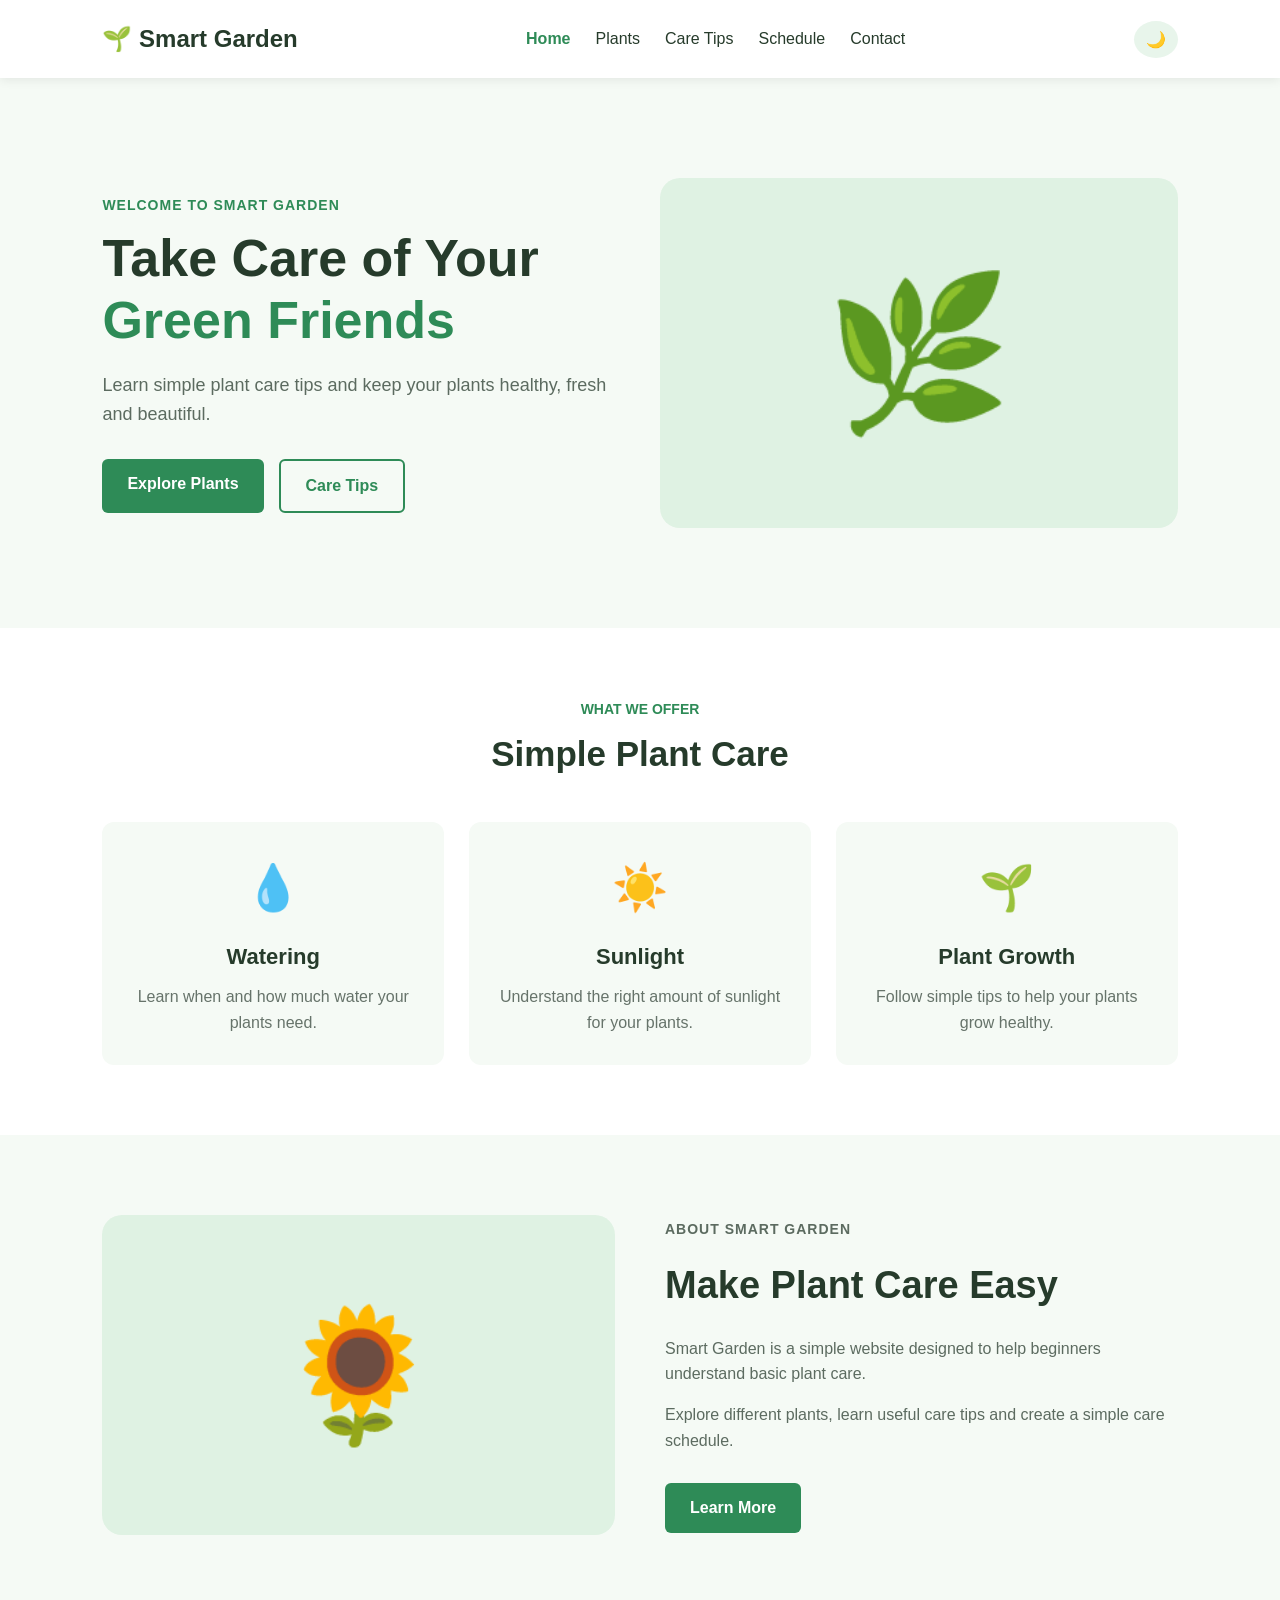
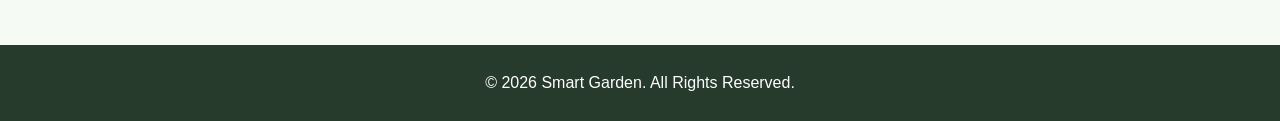
<file: index.html>
<!DOCTYPE html>
<html lang="en">

<head>
    <meta charset="UTF-8">
    <meta name="viewport" content="width=device-width, initial-scale=1.0">

    <title>Smart Garden | Home</title>

    <link rel="stylesheet" href="style.css">
</head>

<body>

    <!-- Header -->
    <header class="header">

        <div class="logo">
            🌱 Smart Garden
        </div>

        <nav class="navbar">
            <a href="index.html" class="active">Home</a>
            <a href="plants.html">Plants</a>
            <a href="tips.html">Care Tips</a>
            <a href="schedule.html">Schedule</a>
            <a href="contact.html">Contact</a>
        </nav>

        <button id="themeButton" class="theme-button">
            🌙
        </button>

    </header>


    <!-- Main Content -->
    <main>

        <!-- Hero Section -->
        <section class="hero">

            <div class="hero-content">

                <p class="small-heading">
                    WELCOME TO SMART GARDEN
                </p>

                <h1>
                    Take Care of Your
                    <span>Green Friends</span>
                </h1>

                <p class="hero-text">
                    Learn simple plant care tips and keep
                    your plants healthy, fresh and beautiful.
                </p>

                <div class="hero-buttons">

                    <a href="plants.html" class="btn primary-btn">
                        Explore Plants
                    </a>

                    <a href="tips.html" class="btn secondary-btn">
                        Care Tips
                    </a>

                </div>

            </div>


            <div class="hero-image">
                🌿
            </div>

        </section>


        <!-- Features -->
        <section class="features">

            <div class="section-heading">

                <p>WHAT WE OFFER</p>

                <h2>
                    Simple Plant Care
                </h2>

            </div>


            <div class="feature-container">

                <article class="feature-card">

                    <div class="feature-icon">
                        💧
                    </div>

                    <h3>
                        Watering
                    </h3>

                    <p>
                        Learn when and how much water
                        your plants need.
                    </p>

                </article>


                <article class="feature-card">

                    <div class="feature-icon">
                        ☀️
                    </div>

                    <h3>
                        Sunlight
                    </h3>

                    <p>
                        Understand the right amount of
                        sunlight for your plants.
                    </p>

                </article>


                <article class="feature-card">

                    <div class="feature-icon">
                        🌱
                    </div>

                    <h3>
                        Plant Growth
                    </h3>

                    <p>
                        Follow simple tips to help your
                        plants grow healthy.
                    </p>

                </article>

            </div>

        </section>


        <!-- About -->
        <section class="about">

            <div class="about-image">
                🌻
            </div>


            <div class="about-content">

                <p class="small-heading">
                    ABOUT SMART GARDEN
                </p>

                <h2>
                    Make Plant Care Easy
                </h2>

                <p>
                    Smart Garden is a simple website designed
                    to help beginners understand basic plant
                    care.
                </p>

                <p>
                    Explore different plants, learn useful
                    care tips and create a simple care schedule.
                </p>

                <a href="tips.html" class="btn primary-btn">
                    Learn More
                </a>

            </div>

        </section>

    </main>


    <!-- Footer -->
    <footer class="footer">

        <p>
            © 2026 Smart Garden. All Rights Reserved.
        </p>

    </footer>


    <script src="script.js"></script>

</body>

</html>
</file>
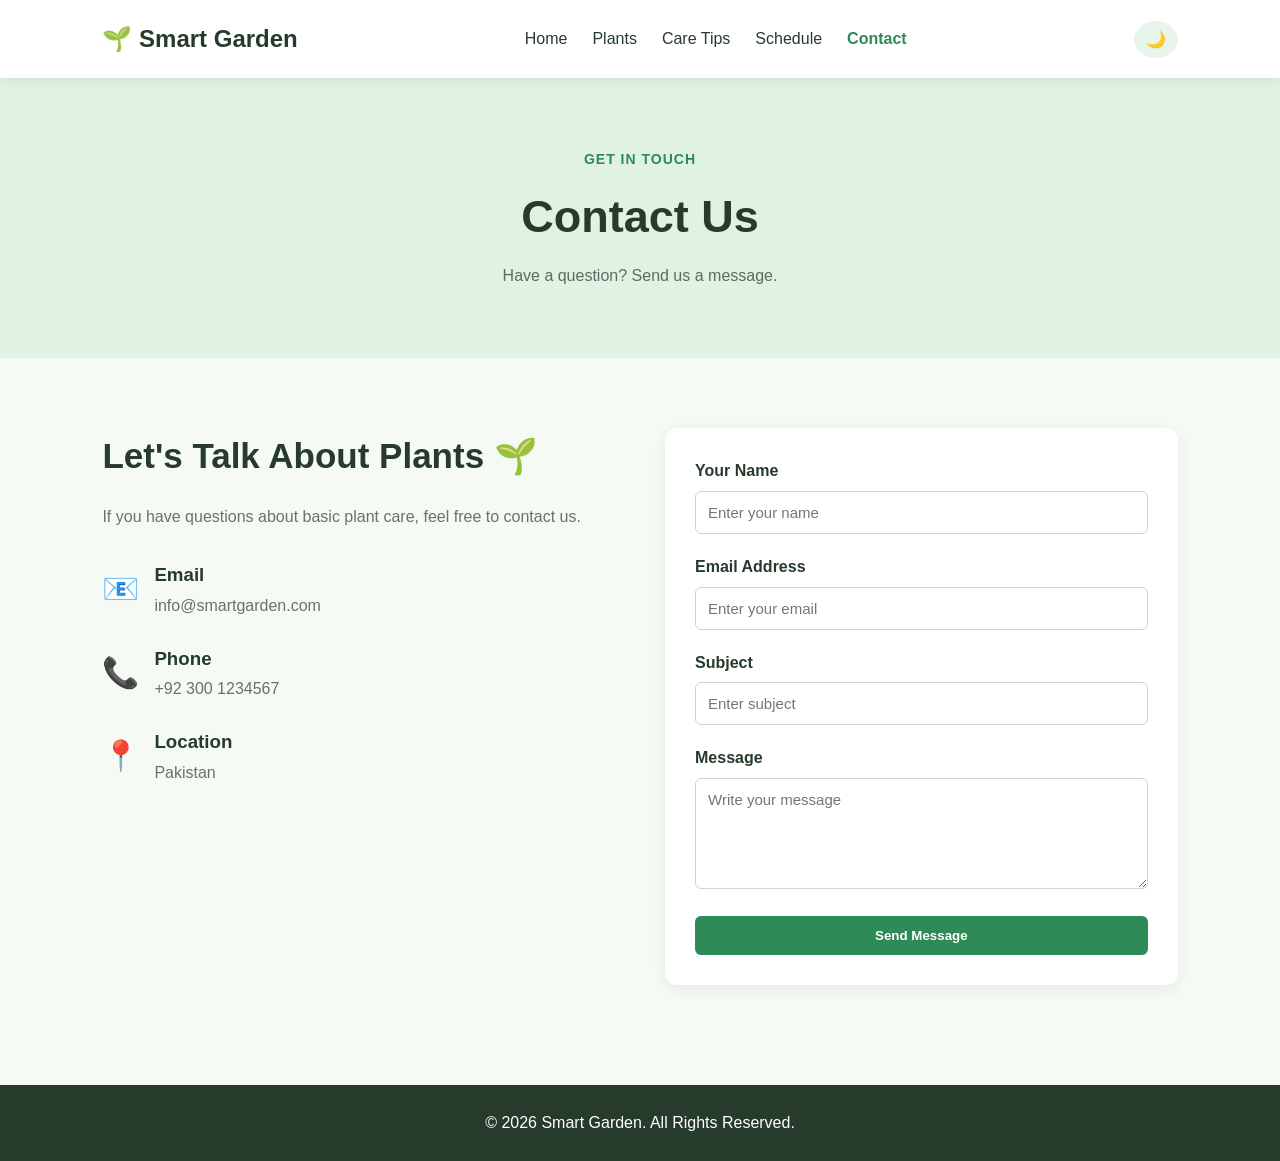
<file: contact.html>
<!DOCTYPE html>
<html lang="en">

<head>

    <meta charset="UTF-8">

    <meta name="viewport"
        content="width=device-width, initial-scale=1.0">

    <title>Smart Garden | Contact</title>

    <link rel="stylesheet" href="style.css">

</head>


<body>

    <!-- Header -->
    <header class="header">

        <div class="logo">
            🌱 Smart Garden
        </div>


        <nav class="navbar">

            <a href="index.html">
                Home
            </a>

            <a href="plants.html">
                Plants
            </a>

            <a href="tips.html">
                Care Tips
            </a>

            <a href="schedule.html">
                Schedule
            </a>

            <a href="contact.html" class="active">
                Contact
            </a>

        </nav>


        <button id="themeButton" class="theme-button">
            🌙
        </button>

    </header>


    <!-- Main -->
    <main>

        <section class="page-banner">

            <p class="small-heading">
                GET IN TOUCH
            </p>

            <h1>
                Contact Us
            </h1>

            <p>
                Have a question? Send us a message.
            </p>

        </section>


        <!-- Contact -->
        <section class="contact-section">

            <div class="contact-container">


                <!-- Contact Information -->
                <div class="contact-info">

                    <h2>
                        Let's Talk About Plants 🌱
                    </h2>

                    <p>
                        If you have questions about basic
                        plant care, feel free to contact us.
                    </p>


                    <div class="contact-item">

                        <span>
                            📧
                        </span>

                        <div>
                            <h3>
                                Email
                            </h3>

                            <p>
                                info@smartgarden.com
                            </p>
                        </div>

                    </div>


                    <div class="contact-item">

                        <span>
                            📞
                        </span>

                        <div>
                            <h3>
                                Phone
                            </h3>

                            <p>
                                +92 300 1234567
                            </p>
                        </div>

                    </div>


                    <div class="contact-item">

                        <span>
                            📍
                        </span>

                        <div>
                            <h3>
                                Location
                            </h3>

                            <p>
                                Pakistan
                            </p>
                        </div>

                    </div>

                </div>


                <!-- Contact Form -->
                <div class="contact-form-container">

                    <form id="contactForm">

                        <div class="form-group">

                            <label for="name">
                                Your Name
                            </label>

                            <input
                                type="text"
                                id="name"
                                placeholder="Enter your name"
                                required
                            >

                        </div>


                        <div class="form-group">

                            <label for="email">
                                Email Address
                            </label>

                            <input
                                type="email"
                                id="email"
                                placeholder="Enter your email"
                                required
                            >

                        </div>


                        <div class="form-group">

                            <label for="subject">
                                Subject
                            </label>

                            <input
                                type="text"
                                id="subject"
                                placeholder="Enter subject"
                                required
                            >

                        </div>


                        <div class="form-group">

                            <label for="message">
                                Message
                            </label>

                            <textarea
                                id="message"
                                rows="5"
                                placeholder="Write your message"
                                required
                            ></textarea>

                        </div>


                        <button
                            type="submit"
                            class="btn primary-btn form-button"
                        >
                            Send Message
                        </button>

                    </form>

                </div>

            </div>

        </section>

    </main>


    <!-- Footer -->
    <footer class="footer">

        <p>
            © 2026 Smart Garden. All Rights Reserved.
        </p>

    </footer>


    <script src="script.js"></script>

</body>

</html>
</file>
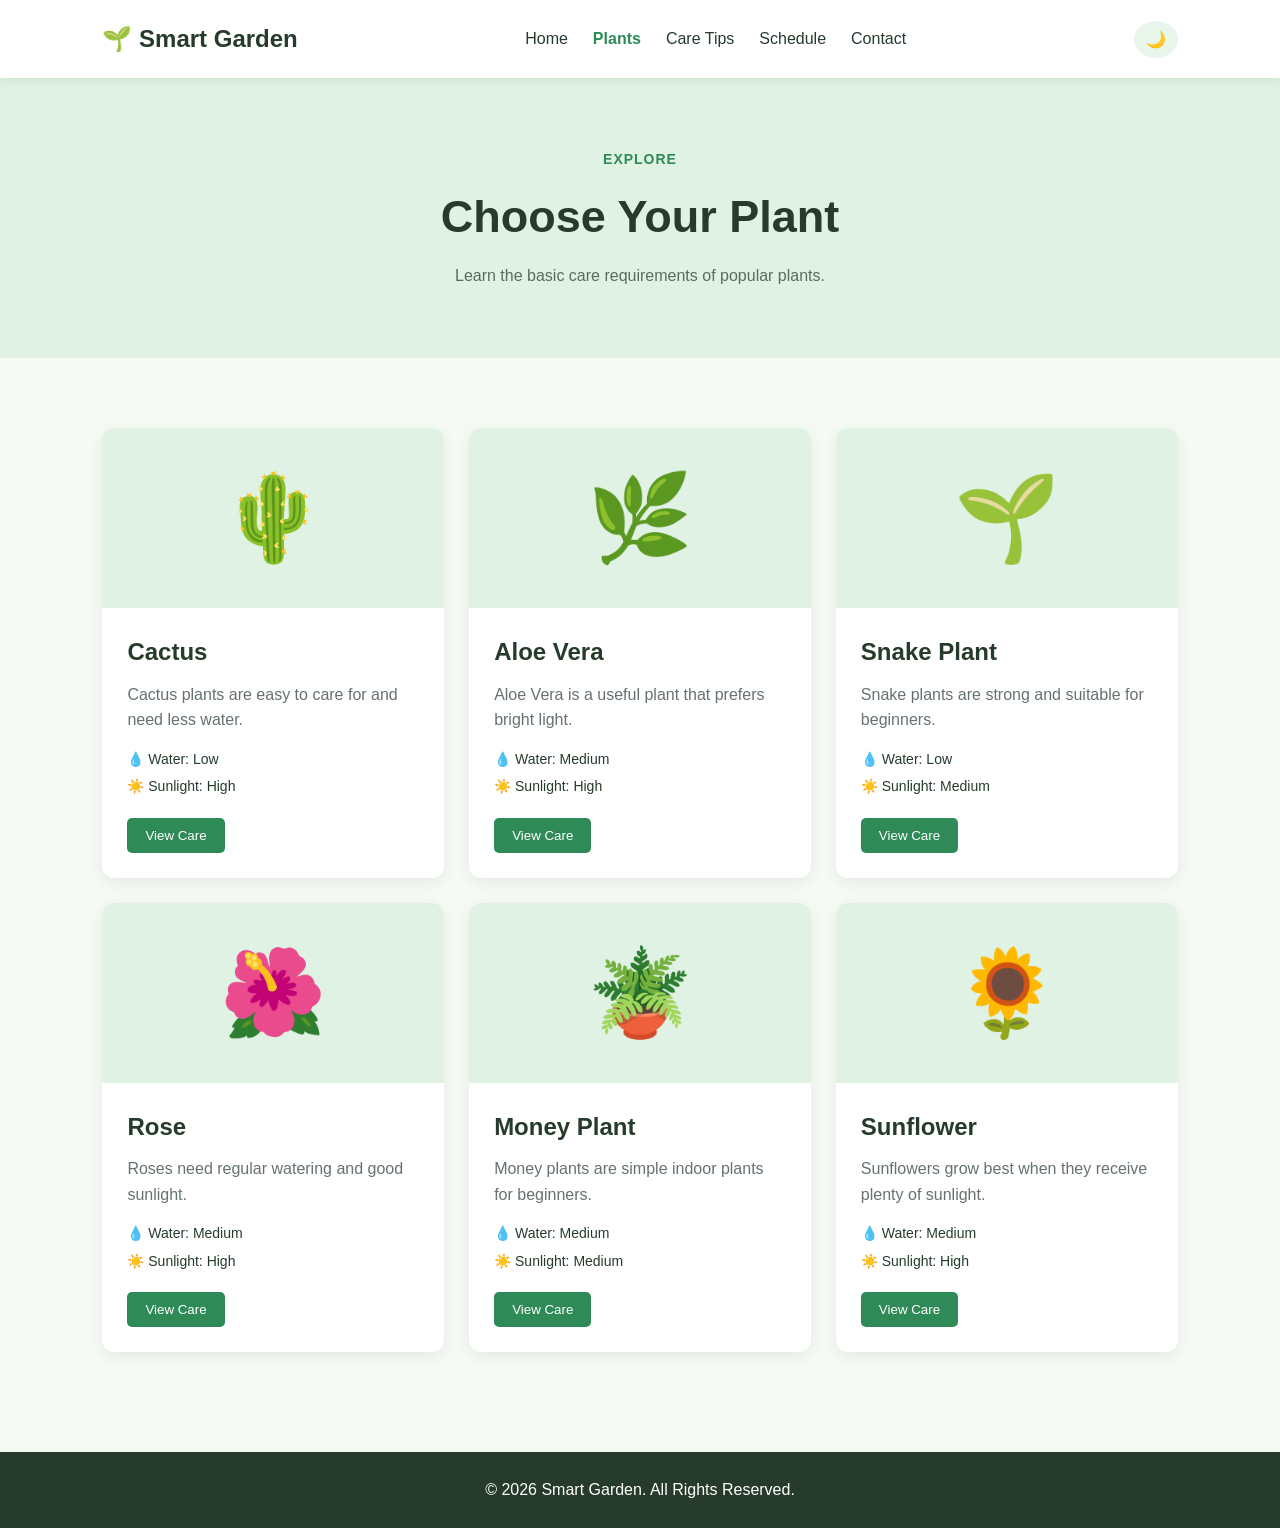
<file: plants.html>
<!DOCTYPE html>
<html lang="en">

<head>
    <meta charset="UTF-8">
    <meta name="viewport" content="width=device-width, initial-scale=1.0">

    <title>Smart Garden | Plants</title>

    <link rel="stylesheet" href="style.css">
</head>

<body>

    <!-- Header -->
    <header class="header">

        <div class="logo">
            🌱 Smart Garden
        </div>

        <nav class="navbar">

            <a href="index.html">
                Home
            </a>

            <a href="plants.html" class="active">
                Plants
            </a>

            <a href="tips.html">
                Care Tips
            </a>

            <a href="schedule.html">
                Schedule
            </a>

            <a href="contact.html">
                Contact
            </a>

        </nav>

        <button id="themeButton" class="theme-button">
            🌙
        </button>

    </header>


    <!-- Main -->
    <main>

        <section class="page-banner">

            <p class="small-heading">
                EXPLORE
            </p>

            <h1>
                Choose Your Plant
            </h1>

            <p>
                Learn the basic care requirements of popular plants.
            </p>

        </section>


        <!-- Plants -->
        <section class="plants-section">

            <div class="plant-container">


                <!-- Plant 1 -->
                <article class="plant-card">

                    <div class="plant-image">
                        🌵
                    </div>

                    <div class="plant-content">

                        <h2>
                            Cactus
                        </h2>

                        <p>
                            Cactus plants are easy to care for
                            and need less water.
                        </p>

                        <div class="plant-info">

                            <p>
                                💧 Water: Low
                            </p>

                            <p>
                                ☀️ Sunlight: High
                            </p>

                        </div>

                        <button class="info-button">
                            View Care
                        </button>

                    </div>

                </article>


                <!-- Plant 2 -->
                <article class="plant-card">

                    <div class="plant-image">
                        🌿
                    </div>

                    <div class="plant-content">

                        <h2>
                            Aloe Vera
                        </h2>

                        <p>
                            Aloe Vera is a useful plant that
                            prefers bright light.
                        </p>

                        <div class="plant-info">

                            <p>
                                💧 Water: Medium
                            </p>

                            <p>
                                ☀️ Sunlight: High
                            </p>

                        </div>

                        <button class="info-button">
                            View Care
                        </button>

                    </div>

                </article>


                <!-- Plant 3 -->
                <article class="plant-card">

                    <div class="plant-image">
                        🌱
                    </div>

                    <div class="plant-content">

                        <h2>
                            Snake Plant
                        </h2>

                        <p>
                            Snake plants are strong and suitable
                            for beginners.
                        </p>

                        <div class="plant-info">

                            <p>
                                💧 Water: Low
                            </p>

                            <p>
                                ☀️ Sunlight: Medium
                            </p>

                        </div>

                        <button class="info-button">
                            View Care
                        </button>

                    </div>

                </article>


                <!-- Plant 4 -->
                <article class="plant-card">

                    <div class="plant-image">
                        🌺
                    </div>

                    <div class="plant-content">

                        <h2>
                            Rose
                        </h2>

                        <p>
                            Roses need regular watering and
                            good sunlight.
                        </p>

                        <div class="plant-info">

                            <p>
                                💧 Water: Medium
                            </p>

                            <p>
                                ☀️ Sunlight: High
                            </p>

                        </div>

                        <button class="info-button">
                            View Care
                        </button>

                    </div>

                </article>


                <!-- Plant 5 -->
                <article class="plant-card">

                    <div class="plant-image">
                        🪴
                    </div>

                    <div class="plant-content">

                        <h2>
                            Money Plant
                        </h2>

                        <p>
                            Money plants are simple indoor plants
                            for beginners.
                        </p>

                        <div class="plant-info">

                            <p>
                                💧 Water: Medium
                            </p>

                            <p>
                                ☀️ Sunlight: Medium
                            </p>

                        </div>

                        <button class="info-button">
                            View Care
                        </button>

                    </div>

                </article>


                <!-- Plant 6 -->
                <article class="plant-card">

                    <div class="plant-image">
                        🌻
                    </div>

                    <div class="plant-content">

                        <h2>
                            Sunflower
                        </h2>

                        <p>
                            Sunflowers grow best when they receive
                            plenty of sunlight.
                        </p>

                        <div class="plant-info">

                            <p>
                                💧 Water: Medium
                            </p>

                            <p>
                                ☀️ Sunlight: High
                            </p>

                        </div>

                        <button class="info-button">
                            View Care
                        </button>

                    </div>

                </article>

            </div>

        </section>

    </main>


    <!-- Footer -->
    <footer class="footer">

        <p>
            © 2026 Smart Garden. All Rights Reserved.
        </p>

    </footer>


    <script src="script.js"></script>

</body>

</html>
</file>
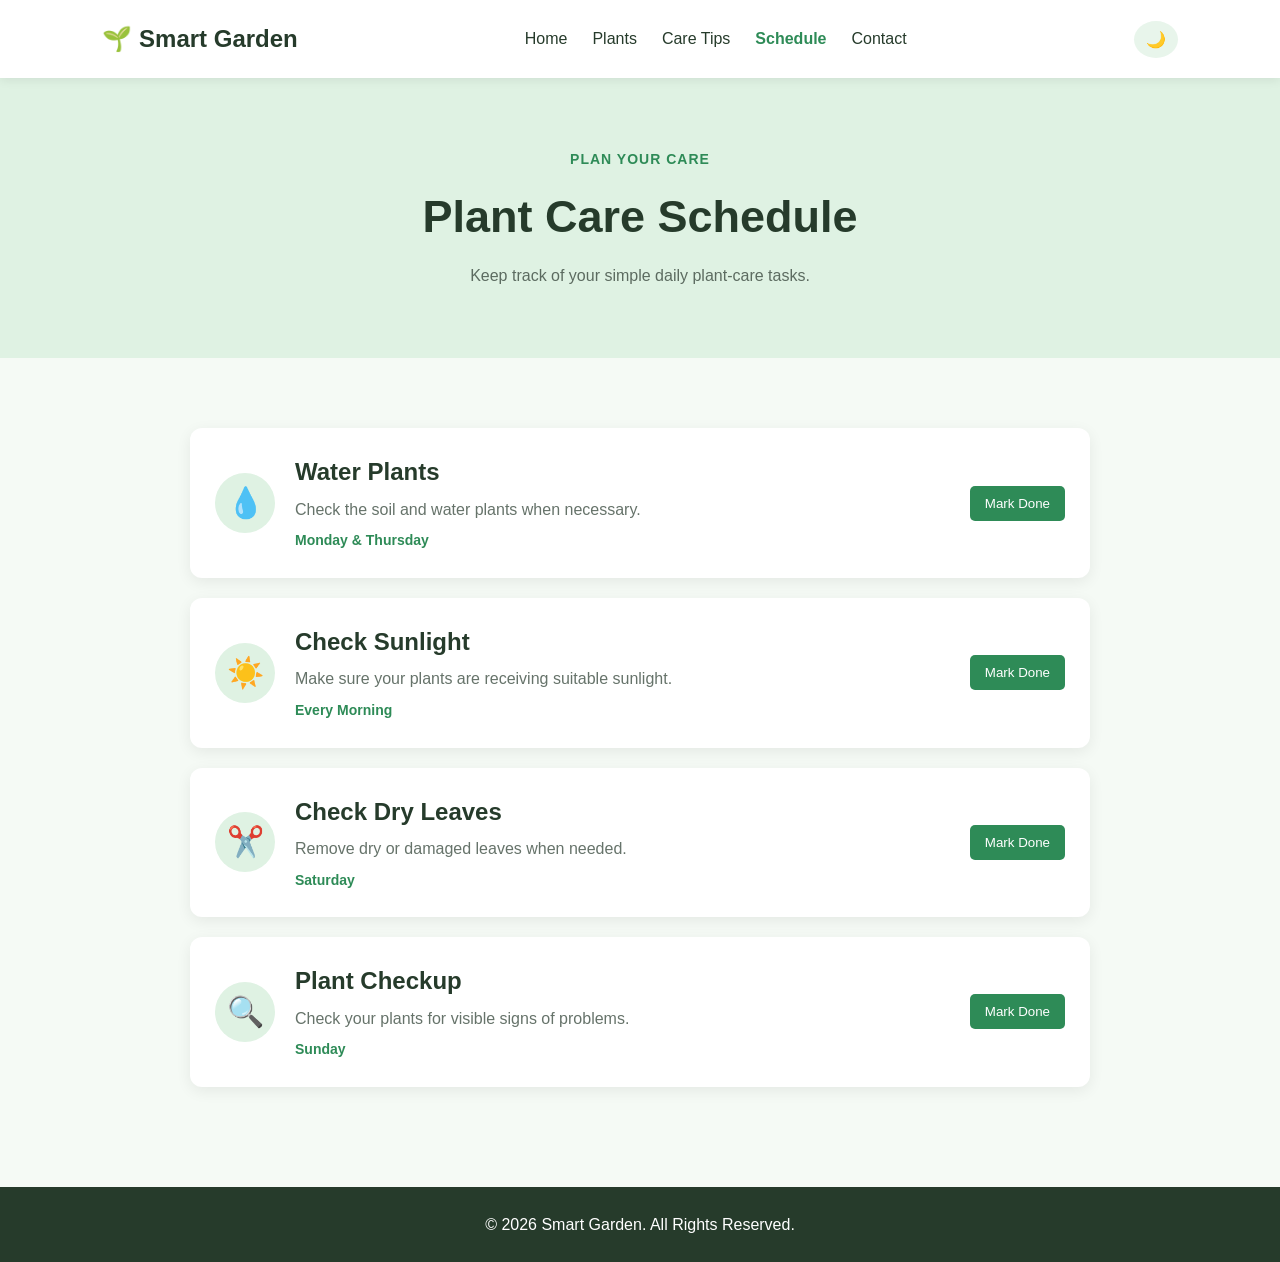
<file: schedule.html>
<!DOCTYPE html>
<html lang="en">

<head>

    <meta charset="UTF-8">

    <meta name="viewport"
        content="width=device-width, initial-scale=1.0">

    <title>Smart Garden | Schedule</title>

    <link rel="stylesheet" href="style.css">

</head>


<body>

    <!-- Header -->
    <header class="header">

        <div class="logo">
            🌱 Smart Garden
        </div>


        <nav class="navbar">

            <a href="index.html">
                Home
            </a>

            <a href="plants.html">
                Plants
            </a>

            <a href="tips.html">
                Care Tips
            </a>

            <a href="schedule.html" class="active">
                Schedule
            </a>

            <a href="contact.html">
                Contact
            </a>

        </nav>


        <button id="themeButton" class="theme-button">
            🌙
        </button>

    </header>


    <!-- Main -->
    <main>

        <section class="page-banner">

            <p class="small-heading">
                PLAN YOUR CARE
            </p>

            <h1>
                Plant Care Schedule
            </h1>

            <p>
                Keep track of your simple daily plant-care tasks.
            </p>

        </section>


        <!-- Schedule -->
        <section class="schedule-section">

            <div class="schedule-container">


                <!-- Task 1 -->
                <article class="schedule-card">

                    <div class="schedule-icon">
                        💧
                    </div>

                    <div class="schedule-content">

                        <h2>
                            Water Plants
                        </h2>

                        <p>
                            Check the soil and water plants
                            when necessary.
                        </p>

                        <span>
                            Monday & Thursday
                        </span>

                    </div>

                    <button class="done-button">
                        Mark Done
                    </button>

                </article>


                <!-- Task 2 -->
                <article class="schedule-card">

                    <div class="schedule-icon">
                        ☀️
                    </div>

                    <div class="schedule-content">

                        <h2>
                            Check Sunlight
                        </h2>

                        <p>
                            Make sure your plants are receiving
                            suitable sunlight.
                        </p>

                        <span>
                            Every Morning
                        </span>

                    </div>

                    <button class="done-button">
                        Mark Done
                    </button>

                </article>


                <!-- Task 3 -->
                <article class="schedule-card">

                    <div class="schedule-icon">
                        ✂️
                    </div>

                    <div class="schedule-content">

                        <h2>
                            Check Dry Leaves
                        </h2>

                        <p>
                            Remove dry or damaged leaves when needed.
                        </p>

                        <span>
                            Saturday
                        </span>

                    </div>

                    <button class="done-button">
                        Mark Done
                    </button>

                </article>


                <!-- Task 4 -->
                <article class="schedule-card">

                    <div class="schedule-icon">
                        🔍
                    </div>

                    <div class="schedule-content">

                        <h2>
                            Plant Checkup
                        </h2>

                        <p>
                            Check your plants for visible signs
                            of problems.
                        </p>

                        <span>
                            Sunday
                        </span>

                    </div>

                    <button class="done-button">
                        Mark Done
                    </button>

                </article>

            </div>

        </section>

    </main>


    <!-- Footer -->
    <footer class="footer">

        <p>
            © 2026 Smart Garden. All Rights Reserved.
        </p>

    </footer>


    <script src="script.js"></script>

</body>

</html>
</file>
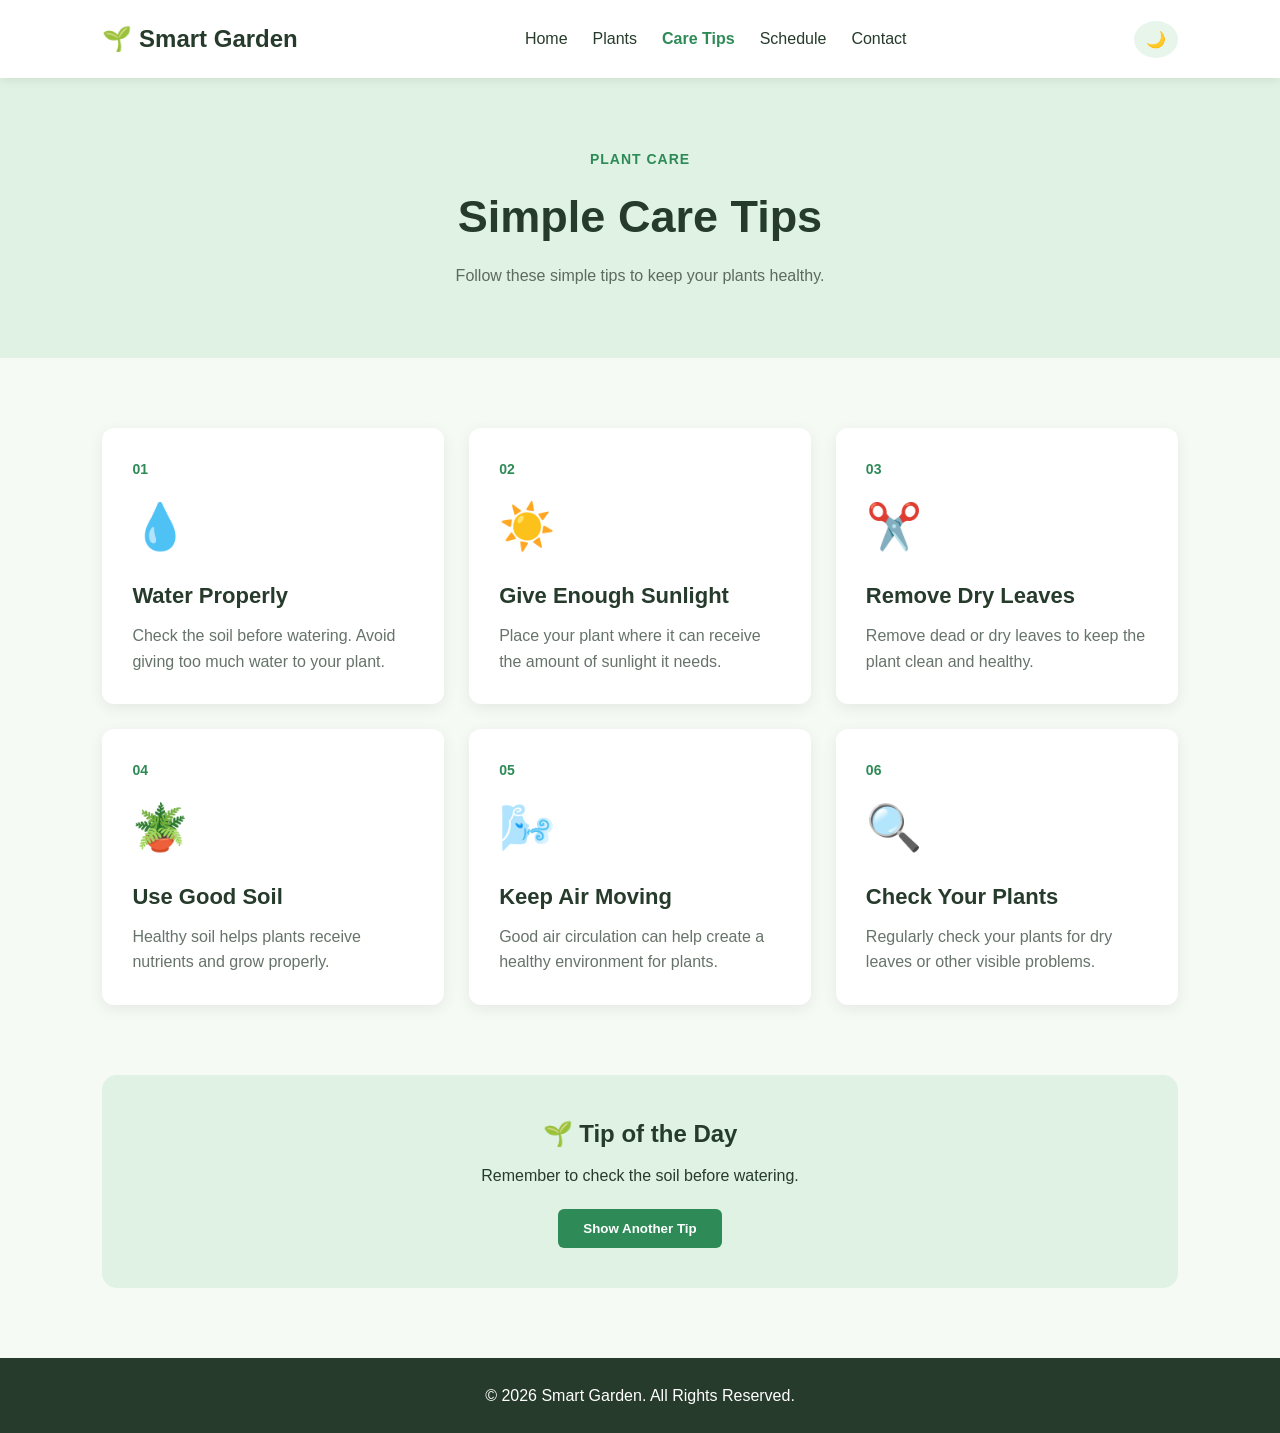
<file: tips.html>
<!DOCTYPE html>
<html lang="en">

<head>

    <meta charset="UTF-8">

    <meta name="viewport"
        content="width=device-width, initial-scale=1.0">

    <title>Smart Garden | Care Tips</title>

    <link rel="stylesheet" href="style.css">

</head>


<body>

    <!-- Header -->
    <header class="header">

        <div class="logo">
            🌱 Smart Garden
        </div>


        <nav class="navbar">

            <a href="index.html">
                Home
            </a>

            <a href="plants.html">
                Plants
            </a>

            <a href="tips.html" class="active">
                Care Tips
            </a>

            <a href="schedule.html">
                Schedule
            </a>

            <a href="contact.html">
                Contact
            </a>

        </nav>


        <button id="themeButton" class="theme-button">
            🌙
        </button>

    </header>


    <!-- Main -->
    <main>

        <section class="page-banner">

            <p class="small-heading">
                PLANT CARE
            </p>

            <h1>
                Simple Care Tips
            </h1>

            <p>
                Follow these simple tips to keep your plants healthy.
            </p>

        </section>


        <!-- Tips -->
        <section class="tips-section">

            <div class="tips-container">


                <article class="tip-card">

                    <div class="tip-number">
                        01
                    </div>

                    <div class="tip-icon">
                        💧
                    </div>

                    <h2>
                        Water Properly
                    </h2>

                    <p>
                        Check the soil before watering.
                        Avoid giving too much water to your plant.
                    </p>

                </article>


                <article class="tip-card">

                    <div class="tip-number">
                        02
                    </div>

                    <div class="tip-icon">
                        ☀️
                    </div>

                    <h2>
                        Give Enough Sunlight
                    </h2>

                    <p>
                        Place your plant where it can receive
                        the amount of sunlight it needs.
                    </p>

                </article>


                <article class="tip-card">

                    <div class="tip-number">
                        03
                    </div>

                    <div class="tip-icon">
                        ✂️
                    </div>

                    <h2>
                        Remove Dry Leaves
                    </h2>

                    <p>
                        Remove dead or dry leaves to keep
                        the plant clean and healthy.
                    </p>

                </article>


                <article class="tip-card">

                    <div class="tip-number">
                        04
                    </div>

                    <div class="tip-icon">
                        🪴
                    </div>

                    <h2>
                        Use Good Soil
                    </h2>

                    <p>
                        Healthy soil helps plants receive
                        nutrients and grow properly.
                    </p>

                </article>


                <article class="tip-card">

                    <div class="tip-number">
                        05
                    </div>

                    <div class="tip-icon">
                        🌬️
                    </div>

                    <h2>
                        Keep Air Moving
                    </h2>

                    <p>
                        Good air circulation can help create
                        a healthy environment for plants.
                    </p>

                </article>


                <article class="tip-card">

                    <div class="tip-number">
                        06
                    </div>

                    <div class="tip-icon">
                        🔍
                    </div>

                    <h2>
                        Check Your Plants
                    </h2>

                    <p>
                        Regularly check your plants for dry
                        leaves or other visible problems.
                    </p>

                </article>

            </div>

        </section>


        <!-- Tip of the day -->
        <section class="tip-of-day">

            <h2>
                🌱 Tip of the Day
            </h2>

            <p id="dailyTip">
                Remember to check the soil before watering.
            </p>

            <button id="newTipButton" class="btn primary-btn">
                Show Another Tip
            </button>

        </section>

    </main>


    <!-- Footer -->
    <footer class="footer">

        <p>
            © 2026 Smart Garden. All Rights Reserved.
        </p>

    </footer>


    <script src="script.js"></script>

</body>

</html>
</file>
<file: style.css>
/* =================================
   BASIC RESET
================================= */

* {
    margin: 0;
    padding: 0;
    box-sizing: border-box;
}


/* =================================
   BODY
================================= */

body {
    font-family: Arial, sans-serif;

    background-color: #f5faf5;

    color: #263b2b;

    line-height: 1.6;

    transition: 0.3s;
}


/* =================================
   HEADER
================================= */

.header {
    width: 100%;

    background-color: white;

    display: flex;

    justify-content: space-between;

    align-items: center;

    padding: 20px 8%;

    box-shadow: 0 2px 10px rgba(0, 0, 0, 0.08);

    position: sticky;

    top: 0;

    z-index: 100;
}


/* Logo */

.logo {
    font-size: 24px;

    font-weight: bold;

    white-space: nowrap;
}


/* Navigation */

.navbar {
    display: flex;

    align-items: center;

    gap: 25px;
}

.navbar a {
    text-decoration: none;

    color: #263b2b;

    font-weight: 500;

    transition: 0.3s;
}

.navbar a:hover {
    color: #2e8b57;
}

.navbar a.active {
    color: #2e8b57;

    font-weight: bold;
}


/* Theme Button */

.theme-button {
    border: none;

    background-color: #e8f5eb;

    padding: 9px 12px;

    border-radius: 50%;

    cursor: pointer;

    font-size: 16px;
}


/* =================================
   BUTTONS
================================= */

.btn {
    display: inline-block;

    padding: 12px 25px;

    border-radius: 6px;

    text-decoration: none;

    font-weight: bold;

    border: none;

    cursor: pointer;

    transition: 0.3s;
}


.primary-btn {
    background-color: #2e8b57;

    color: white;
}


.primary-btn:hover {
    background-color: #236b43;
}


.secondary-btn {
    border: 2px solid #2e8b57;

    color: #2e8b57;
}


.secondary-btn:hover {
    background-color: #2e8b57;

    color: white;
}


/* =================================
   HERO
================================= */

.hero {
    min-height: 550px;

    display: grid;

    grid-template-columns: 1fr 1fr;

    align-items: center;

    gap: 40px;

    padding: 70px 8%;
}


.small-heading {
    color: #2e8b57;

    font-size: 14px;

    font-weight: bold;

    letter-spacing: 1px;

    margin-bottom: 10px;
}


.hero h1 {
    font-size: 52px;

    line-height: 1.2;

    margin-bottom: 20px;
}


.hero h1 span {
    color: #2e8b57;
}


.hero-text {
    font-size: 18px;

    max-width: 550px;

    margin-bottom: 30px;

    color: #5c6b60;
}


.hero-buttons {
    display: flex;

    gap: 15px;
}


.hero-image {
    min-height: 350px;

    background-color: #dff2e3;

    border-radius: 20px;

    display: flex;

    justify-content: center;

    align-items: center;

    font-size: 150px;
}


/* =================================
   FEATURES
================================= */

.features {
    background-color: white;

    padding: 70px 8%;
}


.section-heading {
    text-align: center;

    margin-bottom: 40px;
}


.section-heading p {
    color: #2e8b57;

    font-size: 14px;

    font-weight: bold;
}


.section-heading h2 {
    font-size: 35px;

    margin-top: 5px;
}


.feature-container {
    display: grid;

    grid-template-columns: repeat(3, 1fr);

    gap: 25px;
}


.feature-card {
    background-color: #f5faf5;

    padding: 30px;

    border-radius: 12px;

    text-align: center;

    transition: 0.3s;
}


.feature-card:hover {
    transform: translateY(-5px);

    box-shadow: 0 8px 20px rgba(0, 0, 0, 0.08);
}


.feature-icon {
    font-size: 45px;

    margin-bottom: 15px;
}


.feature-card h3 {
    font-size: 22px;

    margin-bottom: 10px;
}


.feature-card p {
    color: #66736a;
}


/* =================================
   ABOUT
================================= */

.about {
    padding: 80px 8%;

    display: grid;

    grid-template-columns: 1fr 1fr;

    align-items: center;

    gap: 50px;
}


.about-image {
    min-height: 320px;

    background-color: #dff2e3;

    border-radius: 20px;

    display: flex;

    justify-content: center;

    align-items: center;

    font-size: 130px;
}


.about-content h2 {
    font-size: 38px;

    margin-bottom: 20px;
}


.about-content p {
    color: #5c6b60;

    margin-bottom: 15px;
}


.about-content .btn {
    margin-top: 15px;
}


/* =================================
   PAGE BANNER
================================= */

.page-banner {
    text-align: center;

    padding: 70px 20px;

    background-color: #dff2e3;
}


.page-banner h1 {
    font-size: 45px;

    margin-bottom: 10px;
}


.page-banner p:last-child {
    color: #5c6b60;
}


/* =================================
   PLANTS
================================= */

.plants-section {
    padding: 70px 8%;
}


.plant-container {
    display: grid;

    grid-template-columns: repeat(3, 1fr);

    gap: 25px;
}


.plant-card {
    background-color: white;

    border-radius: 12px;

    overflow: hidden;

    box-shadow: 0 4px 15px rgba(0, 0, 0, 0.07);

    transition: 0.3s;
}


.plant-card:hover {
    transform: translateY(-5px);
}


.plant-image {
    height: 180px;

    background-color: #dff2e3;

    display: flex;

    justify-content: center;

    align-items: center;

    font-size: 85px;
}


.plant-content {
    padding: 25px;
}


.plant-content h2 {
    margin-bottom: 10px;
}


.plant-content > p {
    color: #66736a;

    margin-bottom: 15px;
}


.plant-info {
    margin-bottom: 20px;
}


.plant-info p {
    font-size: 14px;

    margin-bottom: 5px;
}


.info-button {
    background-color: #2e8b57;

    color: white;

    border: none;

    padding: 10px 18px;

    border-radius: 5px;

    cursor: pointer;
}


.info-button:hover {
    background-color: #236b43;
}


/* =================================
   TIPS
================================= */

.tips-section {
    padding: 70px 8%;
}


.tips-container {
    display: grid;

    grid-template-columns: repeat(3, 1fr);

    gap: 25px;
}


.tip-card {
    background-color: white;

    padding: 30px;

    border-radius: 12px;

    position: relative;

    box-shadow: 0 4px 15px rgba(0, 0, 0, 0.07);
}


.tip-number {
    color: #2e8b57;

    font-weight: bold;

    font-size: 14px;

    margin-bottom: 10px;
}


.tip-icon {
    font-size: 45px;

    margin-bottom: 15px;
}


.tip-card h2 {
    margin-bottom: 10px;

    font-size: 22px;
}


.tip-card p {
    color: #66736a;
}


.tip-of-day {
    text-align: center;

    margin: 0 8% 70px;

    padding: 40px;

    background-color: #dff2e3;

    border-radius: 15px;
}


.tip-of-day h2 {
    margin-bottom: 10px;
}


.tip-of-day p {
    margin-bottom: 20px;
}


/* =================================
   SCHEDULE
================================= */

.schedule-section {
    padding: 70px 8%;
}


.schedule-container {
    max-width: 900px;

    margin: auto;

    display: flex;

    flex-direction: column;

    gap: 20px;
}


.schedule-card {
    background-color: white;

    padding: 25px;

    border-radius: 12px;

    display: flex;

    align-items: center;

    gap: 20px;

    box-shadow: 0 4px 15px rgba(0, 0, 0, 0.07);
}


.schedule-icon {
    width: 60px;

    height: 60px;

    background-color: #dff2e3;

    border-radius: 50%;

    display: flex;

    justify-content: center;

    align-items: center;

    font-size: 30px;

    flex-shrink: 0;
}


.schedule-content {
    flex: 1;
}


.schedule-content h2 {
    margin-bottom: 5px;
}


.schedule-content p {
    color: #66736a;

    margin-bottom: 5px;
}


.schedule-content span {
    color: #2e8b57;

    font-size: 14px;

    font-weight: bold;
}


.done-button {
    background-color: #2e8b57;

    color: white;

    border: none;

    padding: 10px 15px;

    border-radius: 5px;

    cursor: pointer;
}


.done-button:hover {
    background-color: #236b43;
}


.done {
    background-color: #dff2e3;

    text-decoration: line-through;

    opacity: 0.7;
}


/* =================================
   CONTACT
================================= */

.contact-section {
    padding: 70px 8%;
}


.contact-container {
    display: grid;

    grid-template-columns: 1fr 1fr;

    gap: 50px;

    max-width: 1100px;

    margin: auto;
}


.contact-info h2 {
    font-size: 35px;

    margin-bottom: 20px;
}


.contact-info > p {
    color: #66736a;

    margin-bottom: 30px;
}


.contact-item {
    display: flex;

    gap: 15px;

    align-items: center;

    margin-bottom: 25px;
}


.contact-item > span {
    font-size: 30px;
}


.contact-item h3 {
    margin-bottom: 3px;
}


.contact-item p {
    color: #66736a;
}


.contact-form-container {
    background-color: white;

    padding: 30px;

    border-radius: 12px;

    box-shadow: 0 4px 15px rgba(0, 0, 0, 0.07);
}


.form-group {
    margin-bottom: 20px;
}


.form-group label {
    display: block;

    font-weight: bold;

    margin-bottom: 7px;
}


.form-group input,
.form-group textarea {
    width: 100%;

    padding: 12px;

    border: 1px solid #ccd5ce;

    border-radius: 6px;

    font-family: Arial, sans-serif;

    font-size: 15px;

    outline: none;
}


.form-group input:focus,
.form-group textarea:focus {
    border-color: #2e8b57;
}


.form-group textarea {
    resize: vertical;
}


.form-button {
    width: 100%;
}


/* =================================
   FOOTER
================================= */

.footer {
    background-color: #263b2b;

    color: white;

    text-align: center;

    padding: 25px;

    margin-top: 30px;
}


/* =================================
   DARK MODE
================================= */

body.dark-mode {
    background-color: #17221a;

    color: #f1f5f2;
}


body.dark-mode .header,
body.dark-mode .feature-card,
body.dark-mode .plant-card,
body.dark-mode .tip-card,
body.dark-mode .schedule-card,
body.dark-mode .contact-form-container {
    background-color: #223127;
}


body.dark-mode .navbar a {
    color: #f1f5f2;
}


body.dark-mode .hero-text,
body.dark-mode .about-content p,
body.dark-mode .plant-content > p,
body.dark-mode .tip-card p,
body.dark-mode .schedule-content p,
body.dark-mode .contact-info > p,
body.dark-mode .contact-item p {
    color: #c7d0ca;
}


body.dark-mode .features {
    background-color: #1b281f;
}


body.dark-mode .feature-card {
    background-color: #223127;
}


body.dark-mode .hero-image,
body.dark-mode .about-image,
body.dark-mode .plant-image,
body.dark-mode .schedule-icon,
body.dark-mode .tip-of-day,
body.dark-mode .page-banner {
    background-color: #2b4935;
}


body.dark-mode .form-group input,
body.dark-mode .form-group textarea {
    background-color: #17221a;

    color: white;

    border-color: #526257;
}


/* =================================
   TABLET
================================= */

@media (max-width: 1024px) {

    .header {
        padding: 20px 5%;
    }


    .hero,
    .about {
        padding-left: 5%;

        padding-right: 5%;
    }


    .hero h1 {
        font-size: 42px;
    }


    .plant-container,
    .tips-container {
        grid-template-columns: repeat(2, 1fr);
    }

}


/* =================================
   MOBILE
================================= */

@media (max-width: 768px) {

    /* Header */

    .header {
        flex-direction: column;

        gap: 15px;

        padding: 20px;
    }


    .navbar {
        flex-wrap: wrap;

        justify-content: center;

        gap: 12px;
    }


    /* Hero */

    .hero {
        grid-template-columns: 1fr;

        text-align: center;

        padding: 50px 20px;
    }


    .hero h1 {
        font-size: 38px;
    }


    .hero-text {
        margin-left: auto;

        margin-right: auto;
    }


    .hero-buttons {
        justify-content: center;

        flex-wrap: wrap;
    }


    .hero-image {
        min-height: 250px;

        font-size: 100px;
    }


    /* Features */

    .features {
        padding: 50px 20px;
    }


    .feature-container {
        grid-template-columns: 1fr;
    }


    /* About */

    .about {
        grid-template-columns: 1fr;

        padding: 50px 20px;

        text-align: center;
    }


    .about-image {
        min-height: 250px;

        font-size: 100px;
    }


    .about-content h2 {
        font-size: 32px;
    }


    /* Page Banner */

    .page-banner {
        padding: 50px 20px;
    }


    .page-banner h1 {
        font-size: 36px;
    }


    /* Plants */

    .plants-section {
        padding: 50px 20px;
    }


    .plant-container {
        grid-template-columns: 1fr;
    }


    /* Tips */

    .tips-section {
        padding: 50px 20px;
    }


    .tips-container {
        grid-template-columns: 1fr;
    }


    .tip-of-day {
        margin: 0 20px 50px;

        padding: 30px 20px;
    }


    /* Schedule */

    .schedule-section {
        padding: 50px 20px;
    }


    .schedule-card {
        flex-direction: column;

        text-align: center;
    }


    .schedule-content {
        width: 100%;
    }


    /* Contact */

    .contact-section {
        padding: 50px 20px;
    }


    .contact-container {
        grid-template-columns: 1fr;

        gap: 30px;
    }


    .contact-info h2 {
        font-size: 30px;
    }

}
</file>
